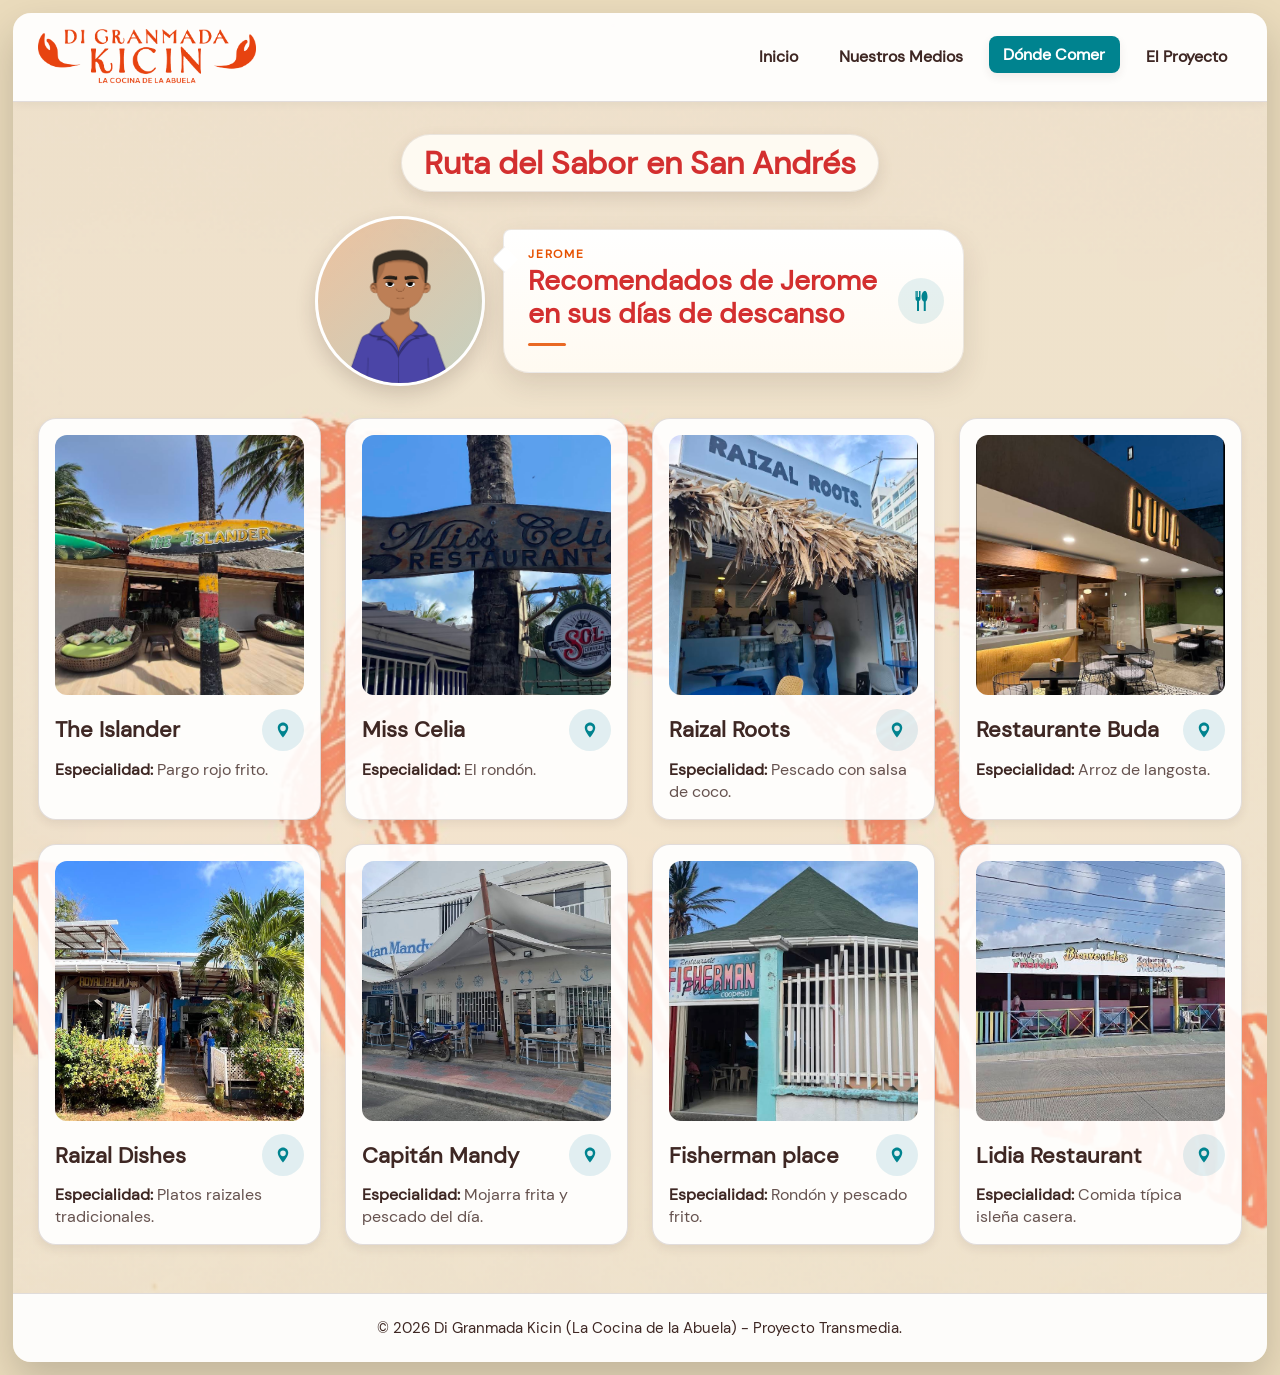
<file: donde-comer.html>
<!DOCTYPE html>
<html lang="es">
<head>
    <meta charset="UTF-8">
    <meta name="viewport" content="width=device-width, initial-scale=1.0">
    <title>Dónde Comer - La Cocina de la Abuela</title>
    <link rel="stylesheet" href="styles.css">
    <link rel="icon" type="image/png" href="cabezote@300x.png">
</head>
<body>
    <div class="site-frame">
    <header>
        <a href="index.html" class="logo">
            <img src="cabezote@300x.png" alt="Di Granmada Kicin - La cocina de la abuela">
        </a>
        <nav>
            <ul>
                <li><a href="index.html">Inicio</a></li>
                <li><a href="nuestros-medios.html">Nuestros Medios</a></li>
                <li><a href="donde-comer.html" class="active">Dónde Comer</a></li>
                <li><a href="sobre-el-proyecto.html">El Proyecto</a></li>
            </ul>
        </nav>
    </header>

    <main>
        <h1 class="page-title">Ruta del Sabor en San Andrés</h1>

        <div class="jerome-banner">
            <div class="jerome-photo">
                <img src="Jerome .png" alt="Jerome">
            </div>
            <div class="jerome-bubble">
                <span class="jerome-name">Jerome</span>
                <h2 class="jerome-title">Recomendados de Jerome</h2>
                <h2 class="jerome-title">en sus días de descanso</h2>
                <p class="jerome-sub"></p>
                <span class="jerome-icon" aria-hidden="true">
                    <svg viewBox="0 0 24 24"><path d="M7 2v8a2 2 0 0 0 1.5 1.94V22h2V11.94A2 2 0 0 0 12 10V2h-1.5v6H9.25V2H7.75v6H6.5V2H7zm9.5 0c-1.93 0-3.5 2.69-3.5 6 0 2.2.9 3.9 2.25 4.6V22h2V12.6C18.1 11.9 19 10.2 19 8c0-3.31-1.07-6-2.5-6z" fill="currentColor" transform="translate(-0.5 0)"/></svg>
                </span>
            </div>
        </div>

        <section class="restaurants-grid">
            <article class="crayon-box restaurant-card">
                <div class="restaurant-img-frame">
                    <img src="islander.png" alt="The Islander">
                </div>
                <div class="restaurant-content">
                    <div class="restaurant-top">
                        <h3>The Islander</h3>
                        <a class="maps-btn" href="https://maps.app.goo.gl/4W6C3o4iUoJ5w6SU7" target="_blank" rel="noopener noreferrer" aria-label="Abrir en Google Maps">
                            <svg viewBox="0 0 24 24" aria-hidden="true">
                                <path d="M12 2C8.13 2 5 5.13 5 9c0 5.25 7 13 7 13s7-7.75 7-13c0-3.87-3.13-7-7-7zm0 11.5A3.5 3.5 0 1 1 12 6a3.5 3.5 0 0 1 0 7.5z" fill="currentColor"/>
                            </svg>
                        </a>
                    </div>
                    <p><span>Especialidad:</span> Pargo rojo frito.</p>
                </div>
            </article>

            <article class="crayon-box restaurant-card">
                <div class="restaurant-img-frame">
                    <img src="Captura de pantalla 2026-10-08 021153.png" alt="Miss Celia">
                </div>
                <div class="restaurant-content">
                    <div class="restaurant-top">
                        <h3>Miss Celia</h3>
                        <a class="maps-btn" href="https://www.google.com/maps/search/Miss+Celia+San+Luis+San+Andres+Colombia/@12.5846,-81.7189,15z" target="_blank" rel="noopener noreferrer" aria-label="Abrir en Google Maps">
                            <svg viewBox="0 0 24 24" aria-hidden="true">
                                <path d="M12 2C8.13 2 5 5.13 5 9c0 5.25 7 13 7 13s7-7.75 7-13c0-3.87-3.13-7-7-7zm0 11.5A3.5 3.5 0 1 1 12 6a3.5 3.5 0 0 1 0 7.5z" fill="currentColor"/>
                            </svg>
                        </a>
                    </div>
                    <p><span>Especialidad:</span> El rondón.</p>
                </div>
            </article>

            <article class="crayon-box restaurant-card">
                <div class="restaurant-img-frame">
                    <img src="Captura de pantalla 2026-10-08 021045.png" alt="Raizal Roots">
                </div>
                <div class="restaurant-content">
                    <div class="restaurant-top">
                        <h3>Raizal Roots</h3>
                        <a class="maps-btn" href="https://www.google.com/maps/search/Empanadas+Roots+La+Loma+San+Andres+Colombia/@12.5862,-81.7153,15z" target="_blank" rel="noopener noreferrer" aria-label="Abrir en Google Maps">
                            <svg viewBox="0 0 24 24" aria-hidden="true">
                                <path d="M12 2C8.13 2 5 5.13 5 9c0 5.25 7 13 7 13s7-7.75 7-13c0-3.87-3.13-7-7-7zm0 11.5A3.5 3.5 0 1 1 12 6a3.5 3.5 0 0 1 0 7.5z" fill="currentColor"/>
                            </svg>
                        </a>
                    </div>
                    <p><span>Especialidad:</span> Pescado con salsa de coco.</p>
                </div>
            </article>

            <article class="crayon-box restaurant-card">
                <div class="restaurant-img-frame">
                    <img src="buda.png" alt="Restaurante Buda">
                </div>
                <div class="restaurant-content">
                    <div class="restaurant-top">
                        <h3>Restaurante Buda</h3>
                        <a class="maps-btn" href="https://maps.app.goo.gl/EXnKc87RESM7kr83A" target="_blank" rel="noopener noreferrer" aria-label="Abrir en Google Maps">
                            <svg viewBox="0 0 24 24" aria-hidden="true">
                                <path d="M12 2C8.13 2 5 5.13 5 9c0 5.25 7 13 7 13s7-7.75 7-13c0-3.87-3.13-7-7-7zm0 11.5A3.5 3.5 0 1 1 12 6a3.5 3.5 0 0 1 0 7.5z" fill="currentColor"/>
                            </svg>
                        </a>
                    </div>
                    <p><span>Especialidad:</span> Arroz de langosta.</p>
                </div>
            </article>

            <article class="crayon-box restaurant-card">
                <div class="restaurant-img-frame">
                    <img src="IMG_1401.PNG" alt="Raizal Dishes">
                </div>
                <div class="restaurant-content">
                    <div class="restaurant-top">
                        <h3>Raizal Dishes</h3>
                        <a class="maps-btn" href="https://maps.google.com?q=Raizal%20Dishes,%20Carreter%20circunvalar%20%23Km%2011.43,%20San%20Andr%C3%A9s,%20San%20Andr%C3%A9s%20y%20Providencia&ftid=0x8f05a50031379127:0x4ded7c0b85fd1538&entry=gps&shh=CAE&lucs=,94297699,94231188,94280568,100821555,47071704,94218641,94282134,100835694,94286869,100820247,100822504,100838877,121816461,100798797&g_st=ic" target="_blank" rel="noopener noreferrer" aria-label="Abrir en Google Maps">
                            <svg viewBox="0 0 24 24" aria-hidden="true">
                                <path d="M12 2C8.13 2 5 5.13 5 9c0 5.25 7 13 7 13s7-7.75 7-13c0-3.87-3.13-7-7-7zm0 11.5A3.5 3.5 0 1 1 12 6a3.5 3.5 0 0 1 0 7.5z" fill="currentColor"/>
                            </svg>
                        </a>
                    </div>
                    <p><span>Especialidad:</span> Platos raizales tradicionales.</p>
                </div>
            </article>

            <article class="crayon-box restaurant-card">
                <div class="restaurant-img-frame">
                    <img src="IMG_1400.PNG" alt="Capitán Mandy">
                </div>
                <div class="restaurant-content">
                    <div class="restaurant-top">
                        <h3>Capitán Mandy</h3>
                        <a class="maps-btn" href="https://maps.google.com?q=Lidia%20Restaurant,%2001,%20San%20Andr%C3%A9s,%20San%20Andr%C3%A9s%20y%20Providencia&ftid=0x8f05a5ac05f72779:0x4777449abd5f257c&entry=gps&shh=CAE&lucs=,94297699,94231188,94280568,100821555,47071704,94218641,94282134,100835694,94286869,100820247,100822504,100838877,121816461,100798797&g_st=ic" target="_blank" rel="noopener noreferrer" aria-label="Abrir en Google Maps">
                            <svg viewBox="0 0 24 24" aria-hidden="true">
                                <path d="M12 2C8.13 2 5 5.13 5 9c0 5.25 7 13 7 13s7-7.75 7-13c0-3.87-3.13-7-7-7zm0 11.5A3.5 3.5 0 1 1 12 6a3.5 3.5 0 0 1 0 7.5z" fill="currentColor"/>
                            </svg>
                        </a>
                    </div>
                    <p><span>Especialidad:</span> Mojarra frita y pescado del día.</p>
                </div>
            </article>

            <article class="crayon-box restaurant-card">
                <div class="restaurant-img-frame">
                    <img src="IMG_1398.PNG" alt="Fisherman place">
                </div>
                <div class="restaurant-content">
                    <div class="restaurant-top">
                        <h3>Fisherman place</h3>
                        <a class="maps-btn" href="https://maps.google.com?q=Cooperativa%20de%20Pescadores,%20Carrera%204,%20San%20Andr%C3%A9s,%20San%20Andr%C3%A9s%20y%20Providencia&ftid=0x8f05a605e06aa5af:0x885e7f514d7e8500&entry=gps&shh=CAE&lucs=,94297699,94231188,94280568,100821555,47071704,94218641,94282134,100835694,94286869,100820247,100822504,100838877,121816461,100798797&g_st=ic" target="_blank" rel="noopener noreferrer" aria-label="Abrir en Google Maps">
                            <svg viewBox="0 0 24 24" aria-hidden="true">
                                <path d="M12 2C8.13 2 5 5.13 5 9c0 5.25 7 13 7 13s7-7.75 7-13c0-3.87-3.13-7-7-7zm0 11.5A3.5 3.5 0 1 1 12 6a3.5 3.5 0 0 1 0 7.5z" fill="currentColor"/>
                            </svg>
                        </a>
                    </div>
                    <p><span>Especialidad:</span> Rondón y pescado frito.</p>
                </div>
            </article>

            <article class="crayon-box restaurant-card">
                <div class="restaurant-img-frame">
                    <img src="IMG_1399.PNG" alt="Lidia Restaurant">
                </div>
                <div class="restaurant-content">
                    <div class="restaurant-top">
                        <h3>Lidia Restaurant</h3>
                        <a class="maps-btn" href="https://maps.google.com?q=Lidia%20Restaurant,%2001,%20San%20Andr%C3%A9s,%20San%20Andr%C3%A9s%20y%20Providencia&ftid=0x8f05a5ac05f72779:0x4777449abd5f257c&entry=gps&shh=CAE&lucs=,94297699,94231188,94280568,100821555,47071704,94218641,94282134,100835694,94286869,100820247,100822504,100838877,121816461,100798797&g_st=ic" target="_blank" rel="noopener noreferrer" aria-label="Abrir en Google Maps">
                            <svg viewBox="0 0 24 24" aria-hidden="true">
                                <path d="M12 2C8.13 2 5 5.13 5 9c0 5.25 7 13 7 13s7-7.75 7-13c0-3.87-3.13-7-7-7zm0 11.5A3.5 3.5 0 1 1 12 6a3.5 3.5 0 0 1 0 7.5z" fill="currentColor"/>
                            </svg>
                        </a>
                    </div>
                    <p><span>Especialidad:</span> Comida típica isleña casera.</p>
                </div>
            </article>
        </section>
    </main>

    <footer>
        <p>&copy; 2026 Di Granmada Kicin (La Cocina de la Abuela) - Proyecto Transmedia.</p>
    </footer>
      </div>
</body>
</html>
</file>
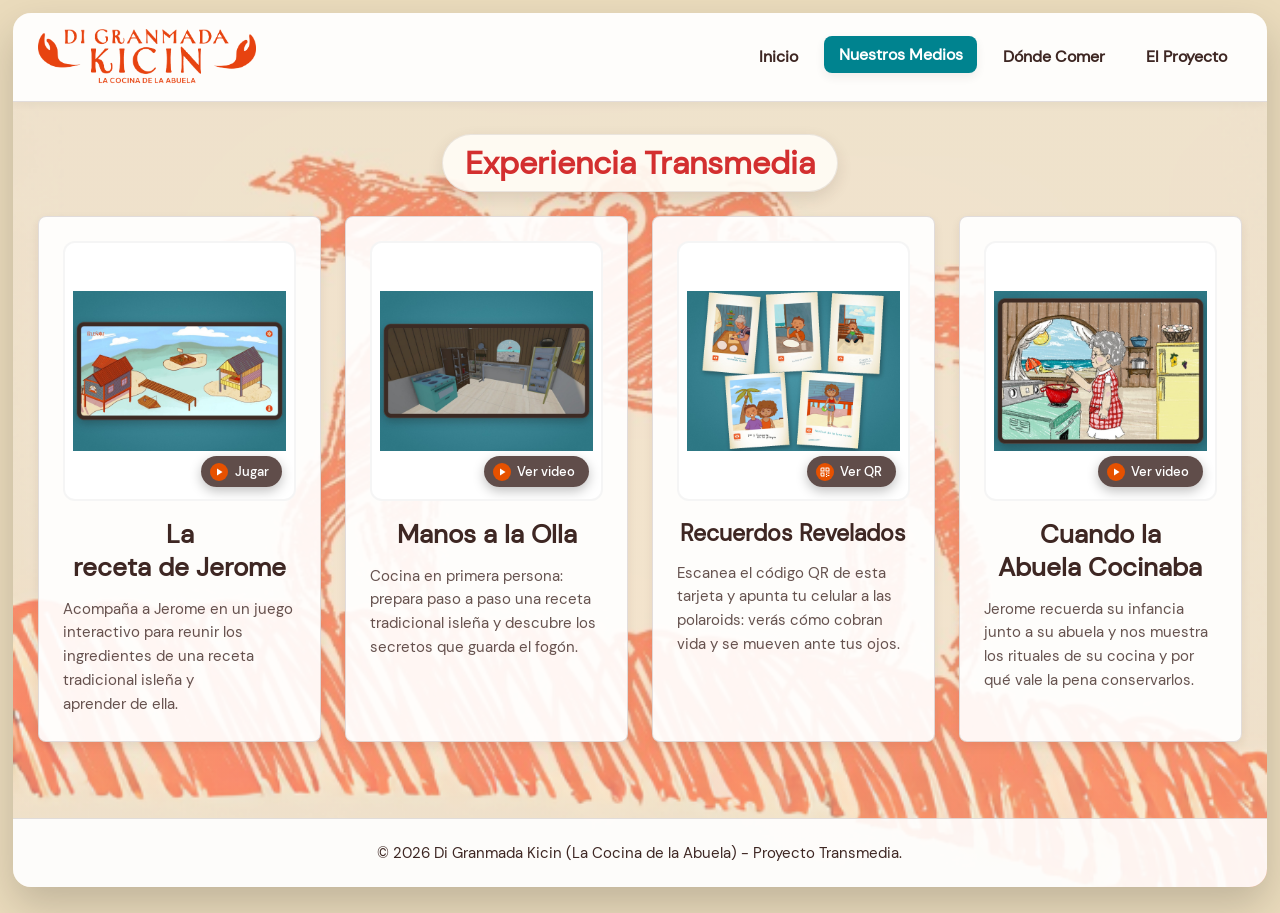
<file: nuestros-medios.html>
<!DOCTYPE html>
<html lang="es">
<head>
    <meta charset="UTF-8">
    <meta name="viewport" content="width=device-width, initial-scale=1.0">
    <title>Nuestros Medios - La Cocina de la Abuela</title>
    <link rel="stylesheet" href="styles.css">
    <link rel="icon" type="image/png" href="cabezote@300x.png">
</head>
<body>
     <div class="site-frame">
    <header>
        <a href="index.html" class="logo">
            <img src="cabezote@300x.png" alt="Di Granmada Kicin - La cocina de la abuela">
        </a>
        <nav>
            <ul>
                <li><a href="index.html">Inicio</a></li>
                <li><a href="nuestros-medios.html" class="active">Nuestros Medios</a></li>
                <li><a href="donde-comer.html">Dónde Comer</a></li>
                <li><a href="sobre-el-proyecto.html">El Proyecto</a></li>
            </ul>
        </nav>
    </header>

    <main>
        <h1 class="page-title">Experiencia Transmedia</h1>

        <section class="media-grid">

            <!-- APP: abre el prototipo de Figma dentro de la página.
                 data-embed = link de Figma en versión "embed" (embed.figma.com)
                 data-open  = link original, para el botón "Abrir aparte" -->
            <article class="crayon-box media-card"
                     data-media="figma"
                     data-title="App: La receta de Jerome"
                    data-embed="https://embed.figma.com/proto/JfFdbm5VR39Rb65REIuNCj/Los-isle%C3%B1os---Di-Granmada-Kicin?node-id=1-3&p=f&t=x3YUgmdq9KAsGSOG-1&scaling=scale-down&content-scaling=fixed&page-id=0%3A1&starting-point-node-id=1%3A3&embed-host=share"
                    data-open="https://www.figma.com/proto/JfFdbm5VR39Rb65REIuNCj/Los-isle%C3%B1os---Di-Granmada-Kicin?node-id=1-3&p=f&t=x3YUgmdq9KAsGSOG-1&scaling=scale-down&content-scaling=fixed&page-id=0%3A1&starting-point-node-id=1%3A3&show-proto-sidebar=1"
                     role="button" tabindex="0" aria-haspopup="dialog">
                <div class="media-image-frame">
                    <img src="Mockup app.jpeg" alt="Mockup de la app">
                    <span class="media-badge"><svg viewBox="0 0 24 24" aria-hidden="true"><path d="M8 5v14l11-7z"/></svg>Jugar</span>
                </div>
                <h3>La receta de Jerome</h3>
                <p class="media-description">
                    Acompaña a Jerome en un juego interactivo para reunir los ingredientes de una receta tradicional isleña y aprender de ella.
                </p>
            </article>

            <!-- REALIDAD VIRTUAL: video borrador. Para cambiarlo por el definitivo
                 solo reemplaza el archivo videos/realidad-virtual.mp4 (mismo nombre). -->
            <article class="crayon-box media-card"
                     data-media="video"
                     data-title="Realidad Virtual: Manos a la Olla"
                     data-embed="https://www.youtube.com/embed/NsSgREYEGQg?si=FhaLE2pi6zWhEoB0"
                     data-poster="RealidadVirtual.jpeg"
                     role="button" tabindex="0" aria-haspopup="dialog">
                <div class="media-image-frame">
                    <img src="RealidadVirtual.jpeg" alt="Realidad virtual">
                    <span class="media-badge"><svg viewBox="0 0 24 24" aria-hidden="true"><path d="M8 5v14l11-7z"/></svg>Ver video</span>
                </div>
                <h3>Manos a la Olla</h3>
                <p class="media-description">
                    Cocina en primera persona: prepara paso a paso una receta tradicional isleña y descubre los secretos que guarda el fogón.
                </p>
            </article>

            <!-- REALIDAD AUMENTADA: video (demo del QR / experiencia) -->
            <article class="crayon-box media-card"
                     data-media="image"
                     data-title="Realidad aumentada: Recuerdos Revelados"
                     data-src="Qr realidad aumentada .png"
                     data-alt="Código QR de Recuerdos Revelados"
                     role="button" tabindex="0" aria-haspopup="dialog">
                <div class="media-image-frame">
                    <img src="medio-realidad-aumentada.jpg.jpeg" alt="Realidad aumentada">
                    <span class="media-badge"><svg viewBox="0 0 24 24" aria-hidden="true"><path d="M3 3h8v8H3zm2 2v4h4V5zm8-2h8v8h-8zm2 2v4h4V5zM3 13h8v8H3zm2 2v4h4v-4zm9-2h2v2h-2zm3 0h4v2h-4zm-3 3h2v2h-2zm3 2h4v2h-4zm-3 2h2v2h-2z"/></svg>Ver QR</span>
                </div>
                <h3>Recuerdos Revelados</h3>
                <p class="media-description">
                    Escanea el código QR de esta tarjeta y apunta tu celular a las polaroids: verás cómo cobran vida y se mueven ante tus ojos.
                </p>
            </article>

            <!-- ANIMACIÓN -->
             <article class="crayon-box media-card"
                     data-media="video"
                     data-title="Animación: Cuando la Abuela Cocinaba"
                     data-embed="https://www.youtube.com/embed/PdYyH3GTzes?si=tMAtsx0JBDThy5TV"
                     data-poster="Mockup animacion.jpeg"
                     role="button" tabindex="0" aria-haspopup="dialog">
                <div class="media-image-frame">
                    <img src="Mockup animacion.jpeg" alt="Mockup de la animación">
                    <span class="media-badge"><svg viewBox="0 0 24 24" aria-hidden="true"><path d="M8 5v14l11-7z"/></svg>Ver video</span>
                </div>
                <h3>Cuando la Abuela Cocinaba</h3>
                <p class="media-description">
                    Jerome recuerda su infancia junto a su abuela y nos muestra los rituales de su cocina y por qué vale la pena conservarlos.
                </p>
            </article>
        </section>
    </main>

    <footer>
        <p>&copy; 2026 Di Granmada Kicin (La Cocina de la Abuela) - Proyecto Transmedia.</p>
    </footer>
         </div>
    <script src="sin-viudas.js"></script>
    <script src="media-modal.js"></script>
</body>
</html>
</file>
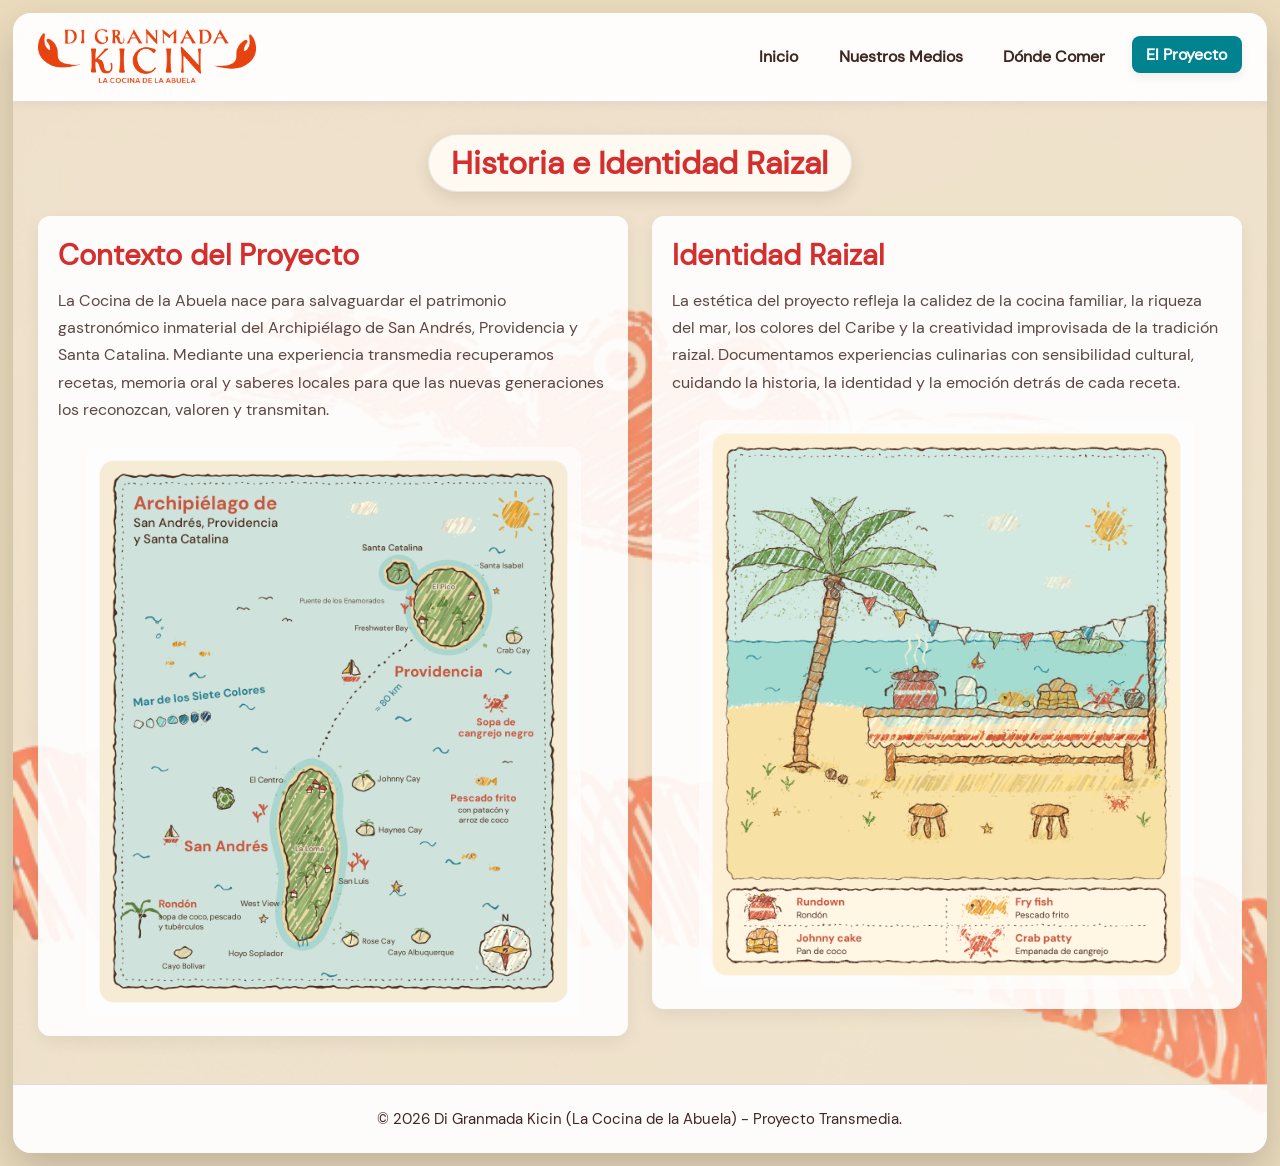
<file: sobre-el-proyecto.html>
<!DOCTYPE html>
<html lang="es">
<head>
    <meta charset="UTF-8">
    <meta name="viewport" content="width=device-width, initial-scale=1.0">
    <title>Sobre el Proyecto - La Cocina de la Abuela</title>
    <link rel="stylesheet" href="styles.css">
    <link rel="icon" type="image/png" href="cabezote@300x.png">
</head>
<body>
    <div class="site-frame">
    <header>
        <a href="index.html" class="logo">
            <img src="cabezote@300x.png" alt="Di Granmada Kicin - La cocina de la abuela">
        </a>
        <nav>
            <ul>
                <li><a href="index.html">Inicio</a></li>
                <li><a href="nuestros-medios.html">Nuestros Medios</a></li>
                <li><a href="donde-comer.html">Dónde Comer</a></li>
                <li><a href="sobre-el-proyecto.html" class="active">El Proyecto</a></li>
            </ul>
        </nav>
    </header>

    <main>
        <h1 class="page-title">Historia e Identidad Raizal</h1>

        <section class="info-blocks">
            <article class="project-card">
                <div class="text-content">
                    <h2>Contexto del Proyecto</h2>
                    <p class="preserve-lines">
                        La Cocina de la Abuela nace para salvaguardar el patrimonio gastronómico inmaterial del Archipiélago de San Andrés, Providencia y Santa Catalina. Mediante una experiencia transmedia recuperamos recetas, memoria oral y saberes locales para que las nuevas generaciones los reconozcan, valoren y transmitan.
                    </p>
                      <section class="mapa-section">
            <div class="mapa-small">
                <img src="mapa-archipielago.png" alt="Mapa del Archipiélago de San Andrés, Providencia y Santa Catalina">
            </div>
        </section>
                </div>
            </article>

           

            <article class="project-card">
                <div class="text-content">
                    <h2>Identidad Raizal</h2>
                    <p class="preserve-lines">
                        La estética del proyecto refleja la calidez de la cocina familiar, la riqueza del mar, los colores del Caribe y la creatividad improvisada de la tradición raizal. Documentamos experiencias culinarias con sensibilidad cultural, cuidando la historia, la identidad y la emoción detrás de cada receta.
                    </p>
                    <section class="mapa-section">
            <div class="mapa-small">
                <img src="identidad-raizal-es.png" alt="identidad-raizal">
            </div>
        </section>
                </div>
            </article>
        </section>

        
    </main>

    <footer>
        <p>&copy; 2026 Di Granmada Kicin (La Cocina de la Abuela) - Proyecto Transmedia.</p>
    </footer>
        </div>
</body>
</html>
</file>
<file: styles.css>
/* ===============================================================
   styles.css - fusionado (original del repo + ajustes de encuadre,
   no recortar imágenes y modal de galería)
   =============================================================== */

/* -------------------------
   Fuentes (DMSans)
   ------------------------- */
@font-face {
  font-family: 'DMSans Regular';
  src: url('DMSans-Regular.ttf') format('truetype');
  font-weight: 400;
  font-style: normal;
  font-display: swap;
}
@font-face {
  font-family: 'DMSans Medium';
  src: url('DMSans-Medium.ttf') format('truetype');
  font-weight: 500;
  font-style: normal;
  font-display: swap;
}

/* ===============================================================
   Variables y Configuración Inicial
   =============================================================== */
:root {
  --color-bg: #F6EEDF;
  --color-primary: #E65100;
  --color-secondary: #D32F2F;
  --color-accent: #00838F;
  --color-text: #3E2723;
  --color-white: #FFFFFF;
  --border-radius-standard: 8px;
  --shadow-solid: 0 4px 10px rgba(62, 39, 35, 0.08);
  --shadow-hover: 0 8px 20px rgba(62, 39, 35, 0.15);

  /* extras para marco y modal */
  --frame-radius: 18px;
  --frame-shadow: 0 18px 40px rgba(0,0,0,0.18);
  --bg-out: #eadbbc;            /* mismo tono crema de la ilustración */
  --shadow: var(--shadow-solid); /* antes se usaba sin estar definida */
  --site-max: 1880px;           /* ancho máximo del contenido */
  --frame-gap: clamp(0.35rem, 1vw, 1rem);
  --gutter: clamp(0.8rem, 2vw, 2rem);
}

/* ===============================================================
   Reset / base
   =============================================================== */
* { margin: 0; padding: 0; box-sizing: border-box; }

html {
  -webkit-font-smoothing: antialiased;
  -moz-osx-font-smoothing: grayscale;
  background-color: var(--bg-out);   /* respaldo mientras carga la imagen */
}

/* ----------------------------------------------------------------
   FONDO: la ilustración queda FIJA y cubre SIEMPRE toda la ventana
   (cover + centrado, sin repetirse ni dejar bordes), sin importar
   el tamaño de pantalla o cuánto se haga scroll.
   Se usa un pseudo-elemento fijo en vez de background-attachment:fixed
   porque este último falla en iOS/Safari.
   ---------------------------------------------------------------- */
body {
  min-height: 100vh;
  min-height: 100dvh;
  font-family: 'DMSans Regular', system-ui, -apple-system, "Segoe UI", Roboto, Arial, sans-serif;
  color: var(--color-text);
  background: transparent;
}

/* ---------------------------------------
   MARCO CENTRAL (.site-frame)
   Caja centrada con ancho máximo: el contenido ya no se estira
   de borde a borde y la ilustración se ve a los lados.
   --------------------------------------- */
.site-frame {
  position: relative;
  width: min(var(--site-max), 100% - 2 * var(--frame-gap));
  margin: var(--frame-gap) auto;
  display: flex;
  flex-direction: column;
  min-height: calc(100vh - 2 * var(--frame-gap));
  min-height: calc(100dvh - 2 * var(--frame-gap));
  overflow: hidden;
  border-radius: var(--frame-radius);
  /* ilustración DENTRO del contenedor: cubre todo el marco, centrada;
     el velo crema mantiene legibles los títulos */
  background:
    linear-gradient(rgba(246,238,223,0.45), rgba(246,238,223,0.45)),
    var(--bg-out) url("Fondo pagina web.png") center 55% / cover no-repeat;
  box-shadow: var(--frame-shadow);
}
.site-frame > main { flex: 1 0 auto; }   /* el footer siempre queda abajo */

/* ===============================================================
   Header (mantener estilo)
   =============================================================== */
header {
  display: flex;
  justify-content: space-between;
  align-items: center;
  gap: 1rem;
  padding: 1rem var(--gutter);
  background-color: rgba(255, 255, 255, 0.92);
  border-bottom: 1px solid rgba(62, 39, 35, 0.15);
  box-shadow: 0 2px 10px rgba(0,0,0,0.05);
  margin-bottom: 2rem;
}
.logo img { max-height: 56px; width: auto; display: block; }
nav ul { display:flex; list-style:none; gap:0.75rem; }
nav a { text-decoration:none; color:var(--color-text); font-weight:700; font-size:1rem; padding:0.5rem 0.9rem; display:inline-block; border-radius:var(--border-radius-standard); transition:all 0.3s ease; }
nav a:hover, nav a.active { background-color: var(--color-accent); color: var(--color-white); box-shadow: var(--shadow-solid); transform: translateY(-2px); }

/* Footer */
footer { text-align:center; padding:1.5rem var(--gutter); margin-top:3rem; font-size:0.95rem; background-color: rgba(255,255,255,0.9); border-top: 1px solid rgba(62,39,35,0.15); }



/* Main general */
main {
  width: 100%;
  padding: 0 var(--gutter);
}
/* Crayon box */
.crayon-box { background-color: rgba(255,255,255,0.92); border: 1px solid rgba(62,39,35,0.15); border-radius: var(--border-radius-standard); padding: 1.5rem; box-shadow: var(--shadow-solid); transition: transform 0.2s, box-shadow 0.2s; }
.crayon-box:hover { transform: translateY(-4px); box-shadow: var(--shadow-hover); }

/* Botones */
.crayon-btn { display:inline-flex; align-items:center; justify-content:center; background-color:var(--color-primary); color:var(--color-white); padding:0.8rem 2rem; font-family:'DMSans Medium'; font-size:1rem; text-decoration:none; border-radius:999px; box-shadow:var(--shadow-solid); cursor:pointer; line-height:1; border:0; transition:all 0.2s; }
.crayon-btn:hover { background-color: var(--color-secondary); transform: translateY(-2px); box-shadow: var(--shadow-hover); }
.crayon-btn.small { font-size:0.9rem; padding:0.7rem 1.2rem; }

/* Hero (mantengo tus reglas) */
.hero { position: relative; display:flex; flex-direction:column; align-items:center; justify-content:center; text-align:center; padding:4rem 2rem; background-color: var(--color-accent); border-radius: 14px; box-shadow: var(--shadow); margin-bottom:3rem; overflow:hidden; min-height:clamp(340px, 52vh, 460px); isolation:isolate; }
.hero h1, .hero p, .hero .crayon-btn { position:relative; z-index:2; }
.hero h1 { color: var(--color-white); font-size:clamp(1.9rem, 4vw, 2.8rem); margin-bottom:1rem; text-shadow:3px 3px 8px rgba(0,0,0,0.5); }
.hero p { color:var(--color-white); font-size:1.15rem; margin-bottom:2rem; max-width:760px; text-shadow:2px 2px 5px rgba(0,0,0,0.4); text-wrap:balance; /* reparte el texto en líneas parejas, sin palabra suelta al final */ }

/* hero overlay: la arena se dibuja en un <canvas> (ver sand.js) */
.hero-sand-overlay { position:absolute; inset:0; z-index:1; pointer-events:none; overflow:hidden; }
.hero-sand-overlay canvas { position:absolute; inset:0; display:block; }

/* GRID RESUMEN y media grids */
.grid-resumen { display:grid; grid-template-columns:repeat(auto-fit,minmax(260px,1fr)); gap:1.5rem; }

/* IMAGES: marcos para que no se recorten */
.media-image-frame, .restaurant-img-frame, .img-wrap { width:100%; height:260px; border-radius:12px; overflow:hidden; display:flex; align-items:center; justify-content:center; padding:8px; background:linear-gradient(180deg,#fff,#fff); border:2px solid rgba(62,39,35,0.08); margin-bottom:1rem; }
.media-image-frame img, .restaurant-img-frame img, .img-wrap img { width:100%; height:100%; object-fit:contain; display:block; }

/* Menú: Galería */
/* IMAGES: marcos para que no se recorten */
.media-image-frame, .restaurant-img-frame, .img-wrap {
  width:100%;
  height:260px;
  border-radius:12px;
  overflow:hidden;
  display:flex;
  align-items:center;
  justify-content:center;
  padding:8px;
  background:linear-gradient(180deg,#fff,#fff);
  border:2px solid rgba(62,39,35,0.08);
  margin-bottom:1rem;
}
.media-image-frame img, .restaurant-img-frame img, .img-wrap img {
  width:100%;
  height:100%;
  object-fit:contain;
  display:block;
}

/* Menú: Galería */
.menu-section { margin:0 0 3rem; }
.section-title { text-align:center; font-size:clamp(1.8rem,3vw,2.4rem); margin-bottom:1.2rem; color:var(--color-secondary); }
.menu-gallery { display:flex; gap:1.1rem; overflow-x:auto; padding:0.5rem 0 1rem; scroll-snap-type:x proximity; -webkit-overflow-scrolling:touch; }
.menu-item { flex:1 0 300px; width:300px; height:400px; border-radius:14px; background:rgba(255,255,255,0.92); box-shadow:var(--shadow); scroll-snap-align:center; display:flex; align-items:center; justify-content:center; padding:0.75rem; cursor:pointer; position:relative; outline:none; }
.img-wrap { width:100%; height:100%; display:flex; align-items:center; justify-content:center; background:linear-gradient(180deg,#fff,#fff); border-radius:10px; overflow:hidden; padding:6px; }
.menu-item img { max-width:100%; max-height:100%; object-fit:contain; display:block; }
.menu-item:focus { box-shadow:0 8px 22px rgba(19,131,167,0.18); transform:translateY(-4px); }
/* Modal para menú expandido */
.menu-modal { position:fixed; inset:0; display:none; align-items:center; justify-content:center; z-index:1200; background:rgba(0,0,0,0.6); }
.menu-modal.open { display:flex; }
.menu-modal .modal-body { position:relative; width:min(1100px,95%); max-height:90vh; background:#fff; border-radius:10px; box-shadow:0 20px 60px rgba(0,0,0,0.6); overflow:hidden; display:flex; flex-direction:column; }
.menu-modal .modal-header { display:flex; align-items:center; justify-content:space-between; padding:0.75rem 1rem; border-bottom:1px solid rgba(0,0,0,0.06); }
.menu-modal .title { font-family:'DMSans Medium',sans-serif; font-size:1.1rem; }
.modal-close { background:transparent; border:0; font-size:1.2rem; cursor:pointer; }
.menu-modal .modal-content { padding:1rem; display:flex; align-items:center; justify-content:center; flex:1; overflow:auto; background:#fafafa; }
.menu-modal img { max-width:100%; max-height:80vh; object-fit:contain; display:block; }
.modal-nav { position:absolute; top:50%; left:0; right:0; transform:translateY(-50%); display:flex; justify-content:space-between; padding:0 1rem; pointer-events:none; }
.modal-nav button { pointer-events:auto; background:rgba(255,255,255,0.9); border:0; border-radius:8px; box-shadow:0 4px 12px rgba(0,0,0,0.12); padding:0.5rem 0.7rem; cursor:pointer; }

/* Sección resumen */
.grid-resumen .crayon-box:nth-child(1) { border-top: 4px solid var(--color-primary); }
.grid-resumen .crayon-box:nth-child(2) { border-top: 4px solid var(--color-secondary); }
.grid-resumen .crayon-box:nth-child(3) { border-top: 4px solid var(--color-accent); }
.grid-resumen h3 { margin-bottom:0.7rem; font-size:1.5rem; }
.grid-resumen p { color: rgba(62,39,35,0.8); line-height:1.6; }

/* Páginas internas */
.page-title,
.section-title {
  display: table;              /* el fondo se ajusta al texto, no a todo el ancho */
  margin: 0 auto 1.5rem;       /* centrado */
  padding: 0.45rem 1.4rem;
  background: rgba(255, 252, 246, 0.92);
  border: 1px solid rgba(62, 39, 35, 0.10);
  border-radius: 999px;        /* forma de pastilla */
  box-shadow: 0 6px 16px rgba(62, 39, 35, 0.12);
  text-align: center;
  text-wrap: balance;          /* si baja de renglón, queda parejo */
   color: var(--color-secondary);
}
.media-grid, .restaurants-grid { display:grid; grid-template-columns:repeat(auto-fit,minmax(240px,1fr)); gap:1.5rem; }
.media-card, .restaurant-card { display:flex; flex-direction:column; height:100%; }
.media-image-frame, .restaurant-img-frame { width:100%; height:260px; border-radius:12px; overflow:hidden; display:flex; align-items:center; justify-content:center; background:linear-gradient(180deg,#fff,#fff); padding:8px; border:2px solid rgba(0,0,0,0.04); margin-bottom:0.85rem; }
.media-image-frame img, .restaurant-img-frame img { width:100%; height:100%; object-fit:contain; display:block; }
.media-card h3, .restaurant-card h3 { margin:0.2rem 0 0.6rem; font-size:1.6rem; text-align:center; }
.media-description { font-size:0.96rem; line-height:1.55; color:rgba(62,39,35,0.8); text-align:left; margin-top:0.25rem; }

/* Dónde Comer */
.restaurant-card { padding:1rem; border-radius:18px; }
.restaurant-content { display:flex; flex-direction:column; gap:0.5rem; }
.restaurant-top { display:flex; align-items:center; justify-content:space-between; gap:0.75rem; }
.restaurant-top h3 { margin:0; text-align:left; font-size:1.4rem; flex:1; }
.maps-btn { display:inline-flex; align-items:center; justify-content:center; width:42px; height:42px; background:rgba(19,131,167,0.12); color:var(--color-accent); border-radius:50%; text-decoration:none; transition:transform 0.2s ease, background 0.2s ease; flex-shrink:0; }
.maps-btn:hover { transform:translateY(-2px); background:rgba(19,131,167,0.2); }
.maps-btn svg { width:18px; height:18px; }
.restaurant-content p { margin:0; font-size:0.98rem; line-height:1.4; color:rgba(62,39,35,0.8); text-align:left; }
.restaurant-content p span { font-weight:700; color:var(--color-text); }
.restaurants-grid .restaurant-card .restaurant-img-frame {
  width: 100%;
  height: 260px;               /* alto fijo para todas las tarjetas */
  border-radius: 12px;
  overflow: hidden;            /* recorta lo que sobre */
  display: flex;
  align-items: center;
  justify-content: center;     /* centra la imagen en el contenedor */
  background: #fff;            /* respaldo visual uniforme */
  padding: 0;                  /* quitamos padding para que la imagen llene el marco */
  border: none;                /* elimina el borde fino si existe */
  box-shadow: none;            /* quita sombras en el marco */
}

.restaurants-grid .restaurant-card .restaurant-img-frame img {
  width: 100%;
  height: 100%;
  object-fit: cover;           /* usar 'cover' para consistencia (recorta centrado) */
  object-position: center;
  display: block;
  border-radius: 0;            /* asegurar que la imagen no tenga radio propio */
}

/* Proyecto */
.info-blocks {
  display: flex;
  flex-direction: row;
  flex-wrap: wrap;
  gap: 1.5rem;
  align-items: flex-start;
  width: 100%;
  box-sizing: border-box;
}
.project-card {
  flex: 1 1 320px;   /* dos columnas en escritorio, una en móvil */
  min-width: 0;
  background: rgba(255,255,255,0.9);
  border-radius: 12px;
  padding: 1.25rem;
  box-shadow: 0 6px 18px rgba(0,0,0,0.06);
}
.text-content h2 { margin-bottom:0.8rem; font-size:1.8rem; color:var(--color-secondary); }
.text-content p { font-size:1rem; line-height:1.7; color:rgba(62,39,35,0.85); }
.preserve-lines {
  hyphens: manual;
  -webkit-hyphens: manual;
  overflow-wrap: break-word;  /* solo parte una palabra si NO cabe sola en una línea (ej. un link larguísimo) */
  word-break: normal;
  text-wrap: pretty;          /* evita palabras sueltas al final del párrafo */
}
/* Mapas u otros bloques aparecen debajo (centrados) */
.mapa-section { margin-top: 1.5rem; display:flex; justify-content:center; }
.mapa-small { width:90%; max-width:640px; background: rgba(255,255,255,0.6); padding:10px; border-radius:12px; }

.mapa-small img { width:100%; height:auto; display:block; border-radius:8px; object-fit:contain; }

.jerome-banner {
  display: flex;
  align-items: center;
  gap: 1.5rem;
  margin: 1.5rem auto 2rem;
  width: min(100%, 960px);
}

/* Foto de perfil de Jerome (estilo WhatsApp): círculo con solo cabeza y torso.
   Ajustes rápidos:
   --jerome-size  tamaño del círculo
   --jerome-zoom  acercamiento (1 = ancho completo, 1.2 = más cerca de la cara)
   --jerome-y     qué parte vertical se ve (0% = arriba, 100% = abajo)  */
.jerome-photo {
  --jerome-size: 170px;
  --jerome-zoom: 1.8;
  --jerome-y: 0%;
  position: relative;
  flex: 0 0 var(--jerome-size);
  width: var(--jerome-size);
  height: var(--jerome-size);
  border-radius: 50%;
  overflow: hidden;                       /* recorta todo lo que salga del círculo */
  background: linear-gradient(135deg, rgba(230,81,0,0.22), rgba(0,131,143,0.18));
  border: 3px solid #fff;
  box-shadow: 0 8px 20px rgba(62,39,35,0.18);
}

.jerome-photo img {
  display: block;
  width: 100%;
  height: 100%;
  max-width: none;
  object-fit: cover;                      /* llena el círculo sin deformar */
  object-position: 50% var(--jerome-y);   /* encuadra desde arriba: cabeza + torso */
  transform: scale(var(--jerome-zoom));
  transform-origin: 50% 0%;
  filter: none;
}

/* Globo de diálogo (estilo mensaje de chat) */
.jerome-banner { justify-content: center; gap: 1.1rem; }

.jerome-bubble {
  position: relative;
  flex: 0 1 auto;
  min-width: 0;
  max-width: 640px;
  padding: 1rem 5.4rem 1.15rem 1.5rem;
  background: linear-gradient(180deg, #ffffff 0%, #fffaf1 100%);
  border: 1px solid rgba(62,39,35,0.10);
  border-radius: 8px 26px 26px 26px;      /* la esquina junto a Jerome es la "colita" */
  box-shadow: 0 12px 28px rgba(62,39,35,0.12);
}

/* colita del globo, arriba junto a la foto */
.jerome-bubble::before {
  content: "";
  position: absolute;
  left: -9px;
  top: 20px;
  width: 18px;
  height: 18px;
  background: #fff;
  border-left: 1px solid rgba(62,39,35,0.10);
  border-bottom: 1px solid rgba(62,39,35,0.10);
  border-bottom-left-radius: 5px;
  transform: rotate(45deg);
}

/* nombre del remitente, como en un chat */
.jerome-name {
  display: block;
  margin-bottom: 0.2rem;
  font-size: 0.78rem;
  font-weight: 700;
  letter-spacing: 0.14em;
  text-transform: uppercase;
  color: var(--color-primary, #e65100);
}

.jerome-title {
  margin: 0;
  font-size: clamp(1.25rem, 2.4vw, 1.75rem);
  line-height: 1.15;
  font-weight: 700;
  color: var(--color-secondary);
  text-align: left;
  text-wrap: balance;
}

/* separador corto de color */
.jerome-sub {
  position: relative;
  margin: 0.8rem 0 0;
  padding-top: 0.7rem;
  font-size: clamp(1rem, 1.6vw, 1.2rem);
  line-height: 1.3;
  color: var(--color-text);
  opacity: 0.85;
}
.jerome-sub::before {
  content: "";
  position: absolute;
  top: 0; left: 0;
  width: 38px;
  height: 3px;
  border-radius: 3px;
  background: var(--color-primary, #e65100);
}

/* ícono decorativo a la derecha */
.jerome-icon {
  position: absolute;
  right: 1.2rem;
  top: 50%;
  transform: translateY(-50%);
  width: 46px;
  height: 46px;
  display: grid;
  place-items: center;
  border-radius: 50%;
  color: var(--color-accent, #00838f);
  background: rgba(0,131,143,0.10);
}
.jerome-icon svg { width: 24px; height: 24px; display: block; }

.jerome-label {
  display: block;
  margin-bottom: 0.4rem;
  font-size: 0.8rem;
  font-weight: 700;
  letter-spacing: 0.14em;
  text-transform: uppercase;
  color: var(--color-primary, #e65100);
}

.section-kicker {
  margin: 0;
  font-size: clamp(1.2rem, 2.2vw, 1.8rem);
  line-height: 1.25;
  font-weight: 600;
  color: var(--color-secondary);
  text-align: left;
}
@media (max-width: 640px) {
  .page-title,
  .section-title {
    padding: 0.4rem 1rem;
    border-radius: 18px;
    max-width: 100%;
  }
}

/* Móvil: Jerome a la izquierda, globo a la derecha */
@media (max-width: 640px) {
  .jerome-banner {
    flex-direction: row;       /* lado a lado */
    align-items: center;
    gap: 0.9rem;
    margin: 1rem auto 1.5rem;
  }

  /* Jerome más pequeño para que quepa el texto */
  .jerome-photo {
    --jerome-size: clamp(64px, 22vw, 92px);
    border-width: 2px;
  }

  /* Globo: ocupa el resto del ancho */
  .jerome-bubble {
    flex: 1;
    max-width: none;
    padding: 0.8rem 1rem 0.9rem;
    border-radius: 6px 20px 20px 20px;
  }
  .jerome-bubble::before { top: 16px; left: -8px; width: 15px; height: 15px; }
  .jerome-icon { display: none; }
  .jerome-name { font-size: 0.66rem; }
  .jerome-title { font-size: clamp(0.66rem, 3.5vw, 1.1rem); white-space: nowrap; }
  .jerome-sub { margin-top: 0.55rem; padding-top: 0.55rem; font-size: 0.95rem; }
  .jerome-sub::before { width: 30px; }

  .jerome-label {
    font-size: 0.68rem;
    letter-spacing: 0.1em;
    margin-bottom: 0.25rem;
  }

  .section-kicker {
    font-size: 1.05rem;
    line-height: 1.25;
    text-align: left;
  }
}


@media screen and (max-width: 900px) {
  header { flex-direction:column; padding:1rem; gap:0.75rem; }
  nav ul { flex-wrap:wrap; justify-content:center; gap:0.4rem; }
  .hero { padding:2.5rem 1.25rem; }
  .menu-item { flex:0 0 220px; width:220px; height:300px; }
  .media-image-frame, .restaurant-img-frame { height:200px; }
}
@media screen and (max-width: 600px) {
  :root { --frame-gap: 0.4rem; --gutter: 0.8rem; }
  .site-frame { border-radius:12px; }
  .menu-item { flex:0 0 78vw; width:78vw; height:min(105vw, 460px); }
}
@media screen and (max-width: 480px) {
  .media-image-frame, .restaurant-img-frame { height:180px; }
  .hero { padding:2rem 1rem; min-height:300px; }
  nav a { font-size:0.95rem; padding:0.4rem 0.7rem; }
}
/* Responsive: ajustar la altura en pantallas pequeñas */
@media screen and (max-width: 900px) {
  .restaurants-grid .restaurant-card .restaurant-img-frame { height: 200px; }
}
@media screen and (max-width: 480px) {
  .restaurants-grid .restaurant-card .restaurant-img-frame { height: 180px; }
}

/* Fin de archivo */

/* ===============================================================
   NUESTROS MEDIOS: tarjetas clicables + ventana emergente (media-modal.js)
   =============================================================== */
.media-card[data-media] { cursor: pointer; -webkit-tap-highlight-color: transparent; }
.media-card[data-media]:focus-visible { outline: 3px solid var(--color-accent); outline-offset: 3px; }
.media-card .media-image-frame { position: relative; }
.media-card[data-media] .media-image-frame img { transition: transform 0.5s cubic-bezier(.22,.9,.24,1); }
.media-card[data-media]:hover .media-image-frame img { transform: scale(1.04); }

.media-badge {
  position: absolute; right: 12px; bottom: 12px;
  display: inline-flex; align-items: center; gap: 0.4rem;
  padding: 0.4rem 0.85rem 0.4rem 0.55rem;
  border-radius: 999px;
  background: rgba(62, 39, 35, 0.82); color: #fff;
  font-family: 'DMSans Medium', system-ui, sans-serif; font-size: 0.82rem; line-height: 1;
  -webkit-backdrop-filter: blur(4px); backdrop-filter: blur(4px);
  box-shadow: 0 4px 12px rgba(0,0,0,0.25);
  transition: background 0.25s ease, transform 0.25s ease;
}
.media-badge svg { width: 18px; height: 18px; fill: currentColor; padding: 3px; border-radius: 50%; background: var(--color-primary); }
.media-card[data-media]:hover .media-badge { background: var(--color-primary); transform: translateY(-2px); }
.media-card[data-media]:hover .media-badge svg { background: rgba(255,255,255,0.25); }

body.mm-lock { overflow: hidden; }

.mm {
  --fig-w: 390;   /* proporción del prototipo de Figma (ancho x alto). Ajusta si tu frame es otro */
  --fig-h: 844;
  position: fixed; inset: 0; z-index: 2000;
  display: flex; align-items: center; justify-content: center;
  padding: max(12px, env(safe-area-inset-top)) 12px max(12px, env(safe-area-inset-bottom));
}
.mm[hidden] { display: none; }
.mm-backdrop {
  position: absolute; inset: 0;
  background: radial-gradient(ellipse at center, rgba(62,39,35,0.55), rgba(30,18,15,0.82));
  -webkit-backdrop-filter: blur(6px); backdrop-filter: blur(6px);
}
.mm-panel {
  position: relative; transform-origin: 0 0;
  display: flex; flex-direction: column;
  max-height: calc(100dvh - 24px);
  background: #fffaf1;
  border-radius: 18px;
  box-shadow: 0 30px 80px rgba(0,0,0,0.45);
  overflow: hidden;
}
.mm-panel::before {
  content: ""; position: absolute; left: 0; right: 0; top: 0; height: 4px; z-index: 2;
  background: linear-gradient(90deg, var(--color-primary), var(--color-secondary), var(--color-accent));
}
.mm-panel[data-kind="video"] { width: min(980px, 100%, calc((100dvh - 190px) * 16 / 9)); }
.mm-panel[data-kind="figma"] { width: min(440px, 100%, calc((100dvh - 190px) * var(--fig-w) / var(--fig-h))); }

.mm-head { display: flex; align-items: center; gap: 0.75rem; padding: 1rem 1rem 0.7rem 1.25rem; }
.mm-title { flex: 1; min-width: 0; margin: 0; font-family: 'DMSans Medium', system-ui, sans-serif; font-weight: 500; font-size: clamp(1rem, 2.4vw, 1.25rem); line-height: 1.2; color: var(--color-secondary); text-wrap: balance; }
.mm-ext { flex: 0 0 auto; font-size: 0.85rem; font-weight: 700; color: var(--color-accent); text-decoration: none; padding: 0.35rem 0.7rem; border-radius: 999px; background: rgba(0,131,143,0.1); transition: background 0.2s; }
.mm-ext:hover { background: rgba(0,131,143,0.2); }
.mm-close { flex: 0 0 auto; width: 38px; height: 38px; display: grid; place-items: center; border: 0; border-radius: 50%; background: rgba(62,39,35,0.08); color: var(--color-text); font-size: 1rem; cursor: pointer; transition: background 0.2s, transform 0.25s; }
.mm-close:hover { background: var(--color-secondary); color: #fff; transform: rotate(90deg); }
.mm-expand { flex: 0 0 auto; width: 38px; height: 38px; display: grid; place-items: center; border: 0; border-radius: 50%; background: rgba(62,39,35,0.08); color: var(--color-text); cursor: pointer; transition: background 0.2s, color 0.2s, transform 0.25s; }
.mm-expand svg { width: 18px; height: 18px; fill: currentColor; }
.mm-expand:hover { background: var(--color-accent); color: #fff; transform: scale(1.08); }
.mm-expand[hidden], .mm-resize[hidden] { display: none; }
.mm-expand:focus-visible { outline: 3px solid var(--color-accent); outline-offset: 2px; }

/* tamaño libre (prototipo de Figma): ampliar con el botón o arrastrando la esquina */
.mm-panel.is-animating { transition: width 0.5s cubic-bezier(.22,.9,.24,1), height 0.5s cubic-bezier(.22,.9,.24,1); }
.mm-panel.is-sized .mm-body { flex: 1 1 auto; min-height: 0; }
.mm-panel.is-sized .mm-stage { flex: 1 1 auto; aspect-ratio: auto; min-height: 0; }
.mm-panel.is-sized .mm-caption { padding-right: 2.4rem; }
.mm-panel.is-dragging { user-select: none; -webkit-user-select: none; }
.mm-panel.is-dragging iframe { pointer-events: none; }
.mm-resize {
  position: absolute; right: 0; bottom: 0; width: 30px; height: 30px; z-index: 3;
  cursor: nwse-resize; touch-action: none;
  background: linear-gradient(135deg,
    transparent 0 50%, rgba(62,39,35,0.45) 50% 57%, transparent 57% 67%,
    rgba(62,39,35,0.45) 67% 74%, transparent 74% 84%, rgba(62,39,35,0.45) 84% 91%, transparent 91%);
  border-bottom-right-radius: 18px;
}
.mm-resize:hover { filter: brightness(0.7); }
.mm-close:focus-visible, .mm-ext:focus-visible { outline: 3px solid var(--color-accent); outline-offset: 2px; }

.mm-body { display: flex; flex-direction: column; min-height: 0; }
.mm-stage { position: relative; width: calc(100% - 2rem); margin: 0 1rem; background: #1b1210; border-radius: 12px; overflow: hidden; aspect-ratio: 16 / 9; }
.mm-panel[data-kind="figma"] .mm-stage { aspect-ratio: var(--fig-w) / var(--fig-h); }
.mm-panel[data-kind="image"] { width: min(460px, 100%, calc(100dvh - 190px)); }
.mm-panel[data-kind="image"] .mm-stage { aspect-ratio: 1 / 1; background: #fff; border: 1px solid rgba(62,39,35,0.1); }
.mm-image { position: absolute; inset: 0; width: 100%; height: 100%; padding: 1rem; object-fit: contain; background: #fff; }
.mm-panel[data-kind="image"] .mm-missing { color: var(--color-text); background: #fff; }
.mm-stage video, .mm-stage iframe { position: absolute; inset: 0; width: 100%; height: 100%; border: 0; background: #1b1210; }
.mm-stage video { object-fit: contain; }
.mm-caption { margin: 0; padding: 0.85rem 1.25rem 1.1rem; font-size: 0.95rem; line-height: 1.5; color: rgba(62,39,35,0.85); }

.mm-spinner { position: absolute; left: 50%; top: 50%; width: 38px; height: 38px; margin: -19px 0 0 -19px; border-radius: 50%; border: 3px solid rgba(255,255,255,0.22); border-top-color: var(--color-primary); animation: mm-spin 0.8s linear infinite; z-index: 1; pointer-events: none; }
.mm-spinner.is-hidden { display: none; }
@keyframes mm-spin { to { transform: rotate(360deg); } }

.mm-missing { position: absolute; inset: 0; display: flex; flex-direction: column; align-items: center; justify-content: center; gap: 0.45rem; padding: 1rem; text-align: center; color: #fff; background: radial-gradient(circle at 30% 20%, rgba(230,81,0,0.35), transparent 60%), radial-gradient(circle at 80% 90%, rgba(0,131,143,0.35), transparent 55%), #1b1210; }
.mm-missing svg { width: 56px; height: 56px; padding: 15px; fill: #fff; border-radius: 50%; background: var(--color-primary); margin-bottom: 0.4rem; }
.mm-missing strong { font-family: 'DMSans Medium', system-ui, sans-serif; font-weight: 500; font-size: 1.1rem; }
.mm-missing span { font-size: 0.9rem; opacity: 0.8; }

@media (max-width: 600px) {
  .mm { padding: 8px; }
  .mm-head { padding: 0.8rem 0.8rem 0.55rem 1rem; }
     .mm-resize { display: none; }   /* en celular se usa el botón de ampliar */
  .mm-stage { width: calc(100% - 1.2rem); margin: 0 0.6rem; }
  .mm-caption { padding: 0.7rem 1rem 0.9rem; font-size: 0.9rem; }
   .mm-panel[data-kind="image"] { width: min(460px, 100%, calc(100dvh - 170px)); }
  .mm-panel[data-kind="video"] { width: min(980px, 100%, calc((100dvh - 170px) * 16 / 9)); }
  .mm-panel[data-kind="figma"] { width: min(440px, 100%, calc((100dvh - 170px) * var(--fig-w) / var(--fig-h))); }
}

/* App (Figma) SOLO EN COMPUTADOR: la ventana abre un poco más grande.
   Debe ir al final del archivo para que gane sobre las reglas de arriba. */
@media (min-width: 601px) {
  .mm-panel[data-kind="figma"] { width: min(620px, calc(100vw - 24px)); height: min(calc(100dvh - 24px), 760px); }
  .mm-panel[data-kind="figma"] .mm-body { flex: 1 1 auto; min-height: 0; }
  .mm-panel[data-kind="figma"] .mm-stage { flex: 1 1 auto; aspect-ratio: auto; min-height: 0; margin-bottom: 1rem; }
  .mm-panel[data-kind="figma"] .mm-caption { display: none; }
}
</file>
